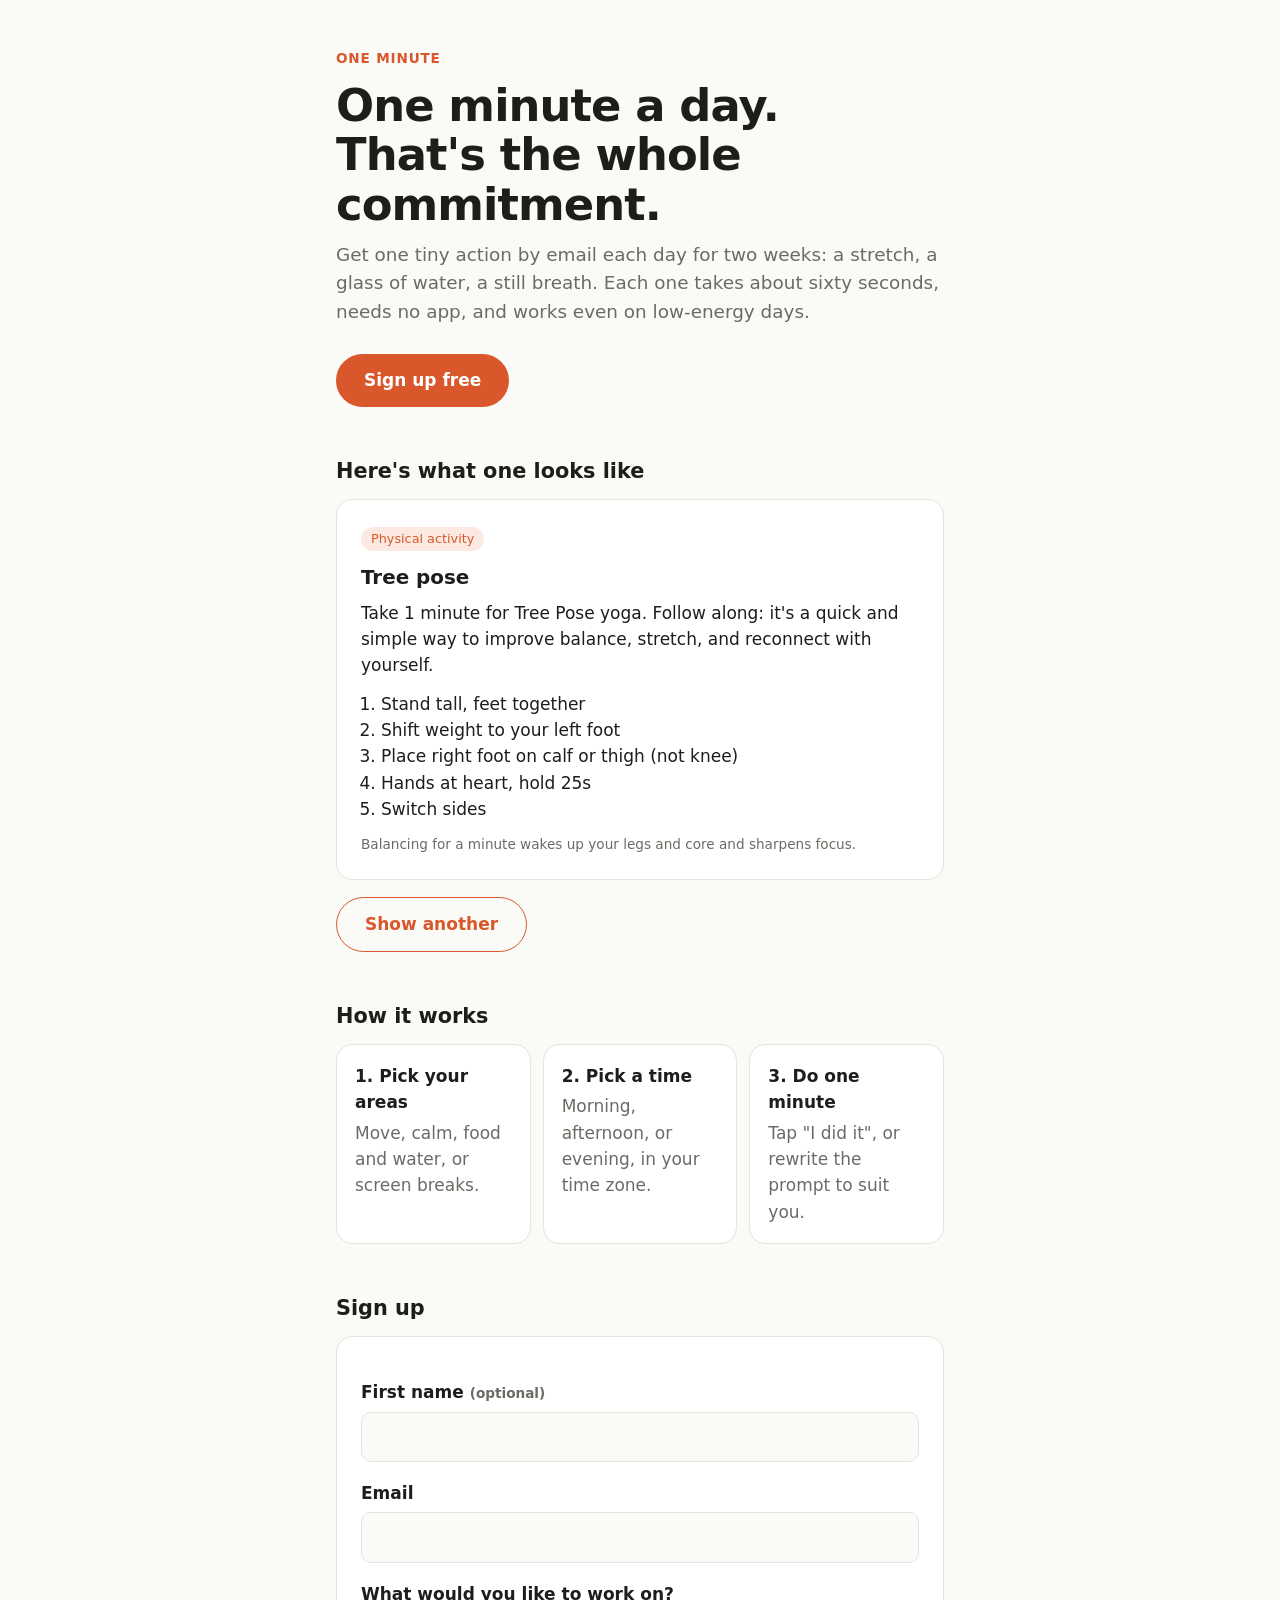
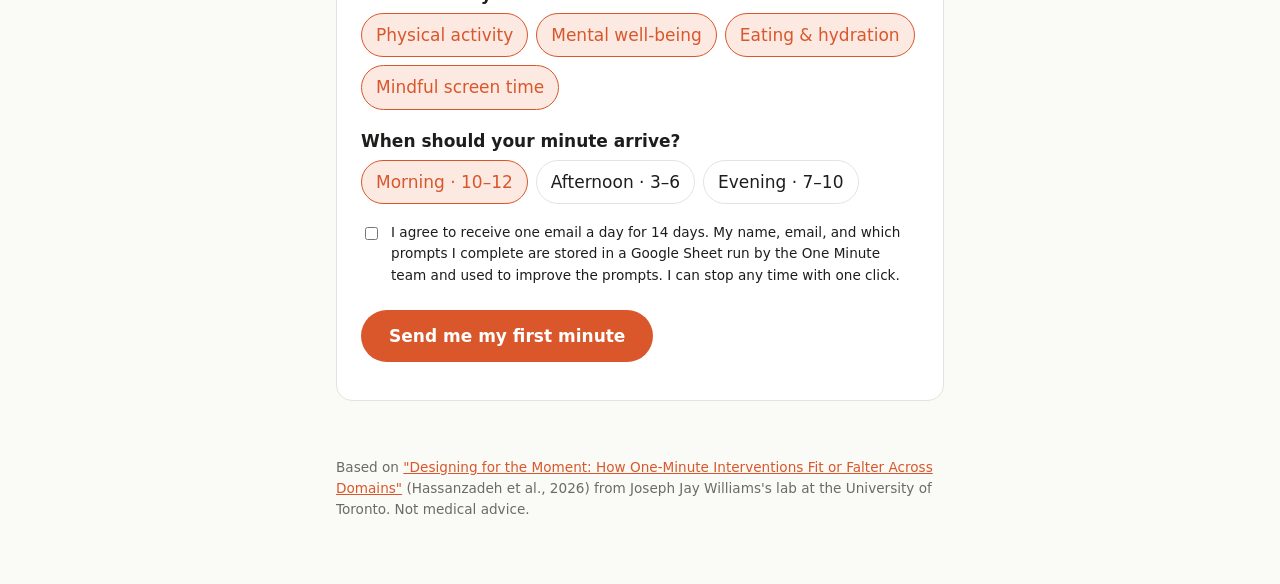
<file: oneminapp1/index.html>
<!doctype html>
<html lang="en">
<head>
  <meta charset="utf-8">
  <meta name="viewport" content="width=device-width, initial-scale=1">
  <title>One Minute</title>
  <meta name="description" content="One small, one-minute action a day for your body and mind, by email. Based on research from Joseph Jay Williams's lab.">
  <link rel="stylesheet" href="style.css">
</head>
<body>
  <main>
    <p class="eyebrow">One Minute</p>
    <h1>One minute a day.<br>That's the whole commitment.</h1>
    <p class="lede">Get one tiny action by email each day for two weeks: a stretch, a glass of water, a still breath.
      Each one takes about sixty seconds, needs no app, and works even on low-energy days.</p>
    <a class="btn" href="#join">Sign up free</a>

    <h2>Here's what one looks like</h2>
    <div class="card" id="example" aria-live="polite"></div>
    <p><button class="btn ghost" id="another" type="button">Show another</button></p>

    <h2>How it works</h2>
    <div class="how">
      <div class="card"><b>1. Pick your areas</b><span class="muted">Move, calm, food and water, or screen breaks.</span></div>
      <div class="card"><b>2. Pick a time</b><span class="muted">Morning, afternoon, or evening, in your time zone.</span></div>
      <div class="card"><b>3. Do one minute</b><span class="muted">Tap "I did it", or rewrite the prompt to suit you.</span></div>
    </div>

    <h2 id="join">Sign up</h2>
    <form class="card" id="form" novalidate>
      <label for="name">First name <span class="muted small">(optional)</span></label>
      <input type="text" id="name" name="name" autocomplete="given-name" maxlength="80">

      <label for="email">Email</label>
      <input type="email" id="email" name="email" autocomplete="email" required>

      <label id="areas-label">What would you like to work on?</label>
      <div class="chips" role="group" aria-labelledby="areas-label" id="areas"></div>

      <label id="window-label">When should your minute arrive?</label>
      <div class="chips" role="radiogroup" aria-labelledby="window-label">
        <label class="chip"><input type="radio" name="window" value="morning" checked><span>Morning · 10–12</span></label>
        <label class="chip"><input type="radio" name="window" value="afternoon"><span>Afternoon · 3–6</span></label>
        <label class="chip"><input type="radio" name="window" value="evening"><span>Evening · 7–10</span></label>
      </div>

      <input class="hp" type="text" name="website" tabindex="-1" autocomplete="off" aria-hidden="true">

      <label class="check"><input type="checkbox" id="consent" required>
        <span class="small">I agree to receive one email a day for 14 days. My name, email, and which prompts I complete
          are stored in a Google Sheet run by the One Minute team and used to improve the prompts. I can stop any time
          with one click.</span></label>

      <p style="margin:24px 0 0"><button class="btn" id="submit" type="submit">Send me my first minute</button></p>
      <p class="small" id="status" role="status"></p>
    </form>

    <footer>
      Based on <a href="https://arxiv.org/abs/2605.29051">"Designing for the Moment: How One-Minute Interventions Fit or
      Falter Across Domains"</a> (Hassanzadeh et al., 2026) from Joseph Jay Williams's lab at the University of Toronto.
      Not medical advice.
    </footer>
  </main>

  <script src="prompts.js"></script>
  <script src="config.js"></script>
  <script>
    const esc = s => String(s).replace(/[&<>"']/g, c => ({ "&": "&amp;", "<": "&lt;", ">": "&gt;", '"': "&quot;", "'": "&#39;" }[c]));

    // Example prompt card
    let shown = -1;
    function showExample() {
      let i;
      do { i = Math.floor(Math.random() * ACTIVITIES.length); } while (i === shown && ACTIVITIES.length > 1);
      shown = i;
      const a = ACTIVITIES[i];
      document.getElementById("example").innerHTML =
        `<span class="tag">${esc(DOMAINS[a.domain].long)}</span>
         <h3 style="margin:12px 0 6px">${esc(a.title)}</h3>
         <p style="margin:0">${esc(a.action)}</p>
         <ol class="steps">${a.steps.map(s => `<li>${esc(s)}</li>`).join("")}</ol>
         <p class="muted small" style="margin:0">${esc(a.benefit)}</p>`;
    }
    document.getElementById("another").onclick = showExample;
    showExample();

    // Area chips
    document.getElementById("areas").innerHTML = Object.entries(DOMAINS).map(([key, d]) =>
      `<label class="chip"><input type="checkbox" name="areas" value="${key}" checked><span>${esc(d.long)}</span></label>`
    ).join("");

    // Sign-up
    const form = document.getElementById("form");
    const status = document.getElementById("status");
    const submit = document.getElementById("submit");
    if (!BACKEND_URL) {
      submit.disabled = true;
      status.textContent = "Sign-ups are opening soon.";
    }
    form.onsubmit = async e => {
      e.preventDefault();
      const email = form.email.value.trim();
      if (!/^[^\s@]+@[^\s@]+\.[^\s@]+$/.test(email)) { status.textContent = "Please enter a valid email address."; form.email.focus(); return; }
      const areas = [...form.querySelectorAll("input[name=areas]:checked")].map(i => i.value);
      if (!areas.length) { status.textContent = "Pick at least one area."; return; }
      if (!form.consent.checked) { status.textContent = "Please tick the box to agree to the daily emails."; return; }
      submit.disabled = true;
      status.textContent = "Signing you up…";
      try {
        await post({
          action: "signup",
          name: form.name.value.trim(),
          email,
          areas,
          window: form.querySelector("input[name=window]:checked").value,
          timezone: Intl.DateTimeFormat().resolvedOptions().timeZone,
          consent: true,
          website: form.website.value,
        });
        form.innerHTML = `<h3 style="margin-top:0">Check your inbox</h3>
          <p>We sent a confirmation link to <b>${esc(email)}</b>. Click it and your first minute arrives in your chosen window.</p>
          <p class="muted small">Nothing there? Check spam, or wait a few minutes and try again.</p>`;
      } catch (err) {
        submit.disabled = false;
        status.textContent = "Couldn't reach the server. Check your connection and try again.";
      }
    };
  </script>
</body>
</html>
</file>
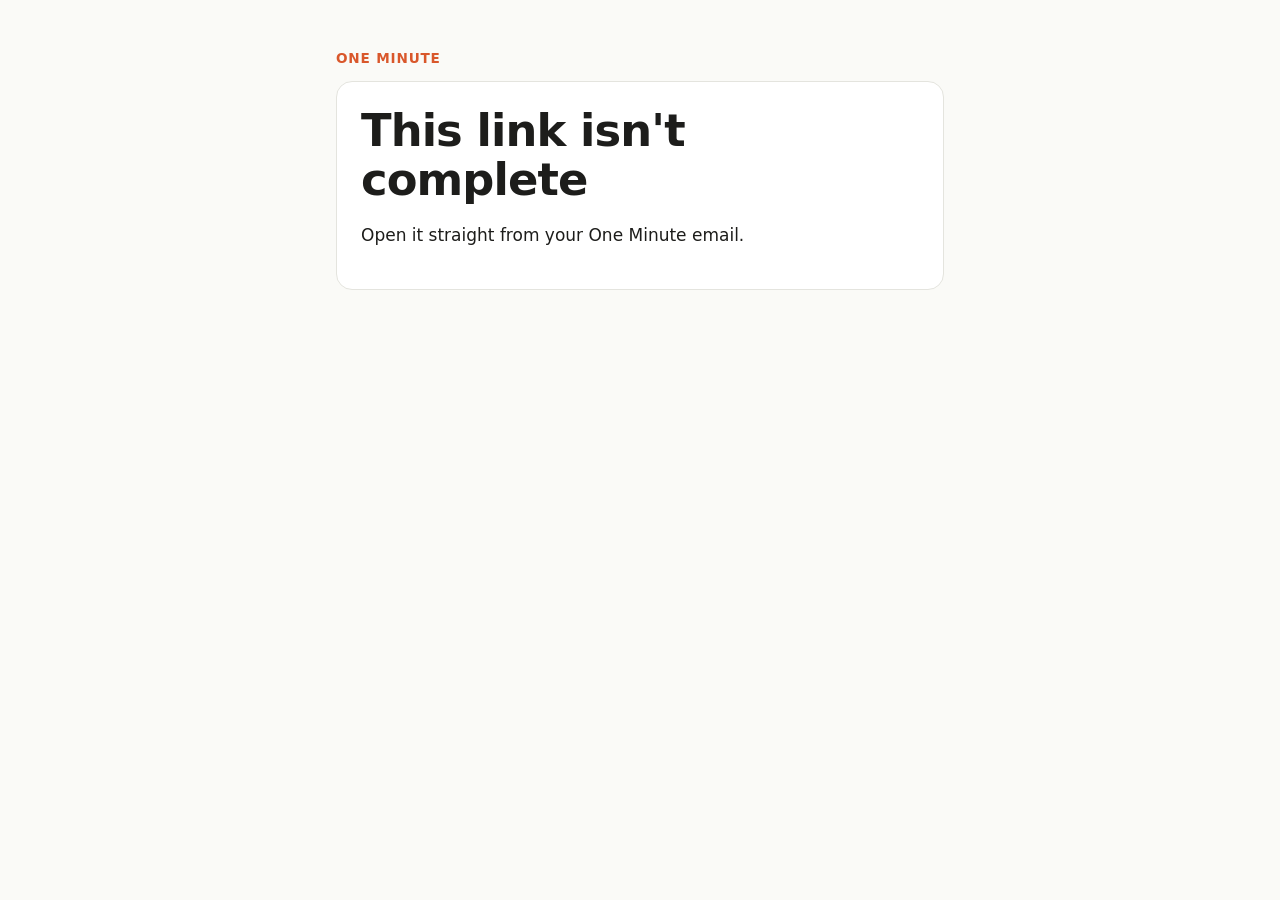
<file: oneminapp1/act.html>
<!doctype html>
<html lang="en">
<head>
  <meta charset="utf-8">
  <meta name="viewport" content="width=device-width, initial-scale=1">
  <meta name="robots" content="noindex">
  <title>One Minute</title>
  <link rel="stylesheet" href="style.css">
</head>
<body>
  <main>
    <p class="eyebrow"><a href="./" style="text-decoration:none">One Minute</a></p>
    <div id="view" class="card"><p>One moment…</p></div>
  </main>

  <script src="prompts.js"></script>
  <script src="config.js"></script>
  <script>
    // Email links land here and the page sends the action with JavaScript. Doing it this way,
    // rather than linking straight to the backend, stops email link scanners from confirming
    // sign-ups or logging "done" on someone's behalf.
    const esc = s => String(s).replace(/[&<>"']/g, c => ({ "&": "&amp;", "<": "&lt;", ">": "&gt;", '"': "&quot;", "'": "&#39;" }[c]));
    const q = new URLSearchParams(location.search);
    const a = q.get("a"), s = q.get("s") || "", p = q.get("p") || "";
    const prompt = ACTIVITIES.find(x => x.id === p);
    const view = document.getElementById("view");
    const show = html => { view.innerHTML = html; };
    const failed = () => show(`<h1>Something went wrong</h1><p>We couldn't reach the server. Please try the link again in a minute.</p>`);

    if (!BACKEND_URL || !s) {
      show(`<h1>This link isn't complete</h1><p>Open it straight from your One Minute email.</p>`);
    } else if (a === "confirm") {
      post({ action: "confirm", s }).then(() => show(
        `<h1>You're in 🎉</h1><p>Your first one-minute action arrives by email in the time window you picked.
         Watch for an email titled <b>"Your one minute: …"</b>.</p>
         <p class="muted small">Tip: add this sender to your contacts so it doesn't land in spam.</p>`), failed);
    } else if (a === "done") {
      post({ action: "done", s, p }).then(() => show(
        `<h1>Nice. That's one minute well spent.</h1>
         <p>${prompt ? `You did <b>${esc(prompt.title)}</b>. ` : ""}Small actions like this add up, and the hardest part is starting. See you tomorrow.</p>
         <p><a href="act.html?a=rewrite&s=${encodeURIComponent(s)}&p=${encodeURIComponent(p)}">Want to rewrite this prompt in your own words?</a></p>`), failed);
    } else if (a === "rewrite") {
      show(`<h1>Make it yours</h1>
        ${prompt ? `<p class="muted">The prompt you got:</p><blockquote style="margin:0 0 8px;padding-left:12px;border-left:3px solid var(--line)">${esc(prompt.action)}</blockquote>` : ""}
        <label for="text">How would you say it, so it fits your day?</label>
        <textarea id="text" maxlength="1000" placeholder="e.g. After I pour my morning coffee, roll my shoulders 10 times."></textarea>
        <p><button class="btn" id="send">Send</button></p>`);
      document.getElementById("send").onclick = () => {
        const text = document.getElementById("text").value.trim();
        if (!text) return;
        post({ action: "rewrite", s, p, text }).then(() => show(
          `<h1>Thank you</h1><p>Your version helps us write prompts that fit real days better.</p>`), failed);
      };
    } else if (a === "unsub") {
      show(`<h1>Stop the daily emails?</h1><p>You won't get any more One Minute prompts.</p>
        <p><button class="btn" id="stop">Yes, stop them</button></p>`);
      document.getElementById("stop").onclick = () => post({ action: "unsub", s }).then(() => show(
        `<h1>Done</h1><p>You won't get any more emails. You can <a href="./#join">sign up again</a> any time.</p>`), failed);
    } else {
      show(`<h1>This link isn't complete</h1><p>Open it straight from your One Minute email.</p>`);
    }
  </script>
</body>
</html>
</file>
<file: oneminapp1/style.css>
:root { --bg:#fafaf7; --fg:#1d1d1b; --muted:#6b6b66; --card:#fff; --line:#e4e4de; --accent:#d9572b; --accent-soft:#fbe9e2; }
@media (prefers-color-scheme: dark) {
  :root { --bg:#161614; --fg:#f0efe9; --muted:#a3a39b; --card:#20201d; --line:#33332f; --accent:#f07a4f; --accent-soft:#3a241b; }
}
* { box-sizing:border-box; }
body { margin:0; background:var(--bg); color:var(--fg); font:17px/1.55 system-ui, -apple-system, sans-serif; }
main { max-width:640px; margin:0 auto; padding:48px 16px 64px; }
h1 { font-size:clamp(2rem, 7vw, 2.8rem); line-height:1.1; margin:0 0 12px; letter-spacing:-.02em; }
h2 { font-size:1.3rem; margin:48px 0 12px; }
.lede { font-size:1.15rem; color:var(--muted); margin:0 0 28px; }
.eyebrow { color:var(--accent); font-weight:600; font-size:.85rem; letter-spacing:.06em; text-transform:uppercase; margin:0 0 12px; }
.card { background:var(--card); border:1px solid var(--line); border-radius:16px; padding:24px; }
.btn { display:inline-block; background:var(--accent); color:#fff; border:0; border-radius:999px; padding:13px 28px;
       font:inherit; font-weight:600; cursor:pointer; text-decoration:none; }
.btn:disabled { opacity:.5; cursor:default; }
.btn.ghost { background:transparent; color:var(--accent); border:1px solid var(--accent); }
.muted { color:var(--muted); }
.small { font-size:.85rem; }
a { color:var(--accent); }
ol.steps { padding-left:20px; margin:12px 0; }
.tag { display:inline-block; font-size:.8rem; color:var(--accent); background:var(--accent-soft); border-radius:999px; padding:2px 10px; }
label { display:block; font-weight:600; margin:18px 0 6px; }
input[type=text], input[type=email], textarea { width:100%; font:inherit; color:inherit; background:var(--bg);
       border:1px solid var(--line); border-radius:10px; padding:11px 12px; }
textarea { min-height:120px; resize:vertical; }
.chips { display:flex; flex-wrap:wrap; gap:8px; }
.chip { position:relative; display:inline-block; margin:0; font-weight:500; }
.chip input { position:absolute; opacity:0; inset:0; cursor:pointer; }
.chip span { display:block; border:1px solid var(--line); border-radius:999px; padding:8px 14px; font-weight:500; }
.chip input:checked + span { border-color:var(--accent); background:var(--accent-soft); color:var(--accent); }
.chip input:focus-visible + span { outline:2px solid var(--accent); outline-offset:2px; }
.check { display:flex; gap:10px; align-items:flex-start; font-weight:400; }
.check input { margin-top:5px; }
.hp { position:absolute; left:-9999px; }
.how { display:grid; gap:12px; grid-template-columns:repeat(auto-fit, minmax(190px, 1fr)); }
.how .card { padding:18px; }
.how b { display:block; margin-bottom:4px; }
footer { margin-top:56px; font-size:.85rem; color:var(--muted); }
</file>
